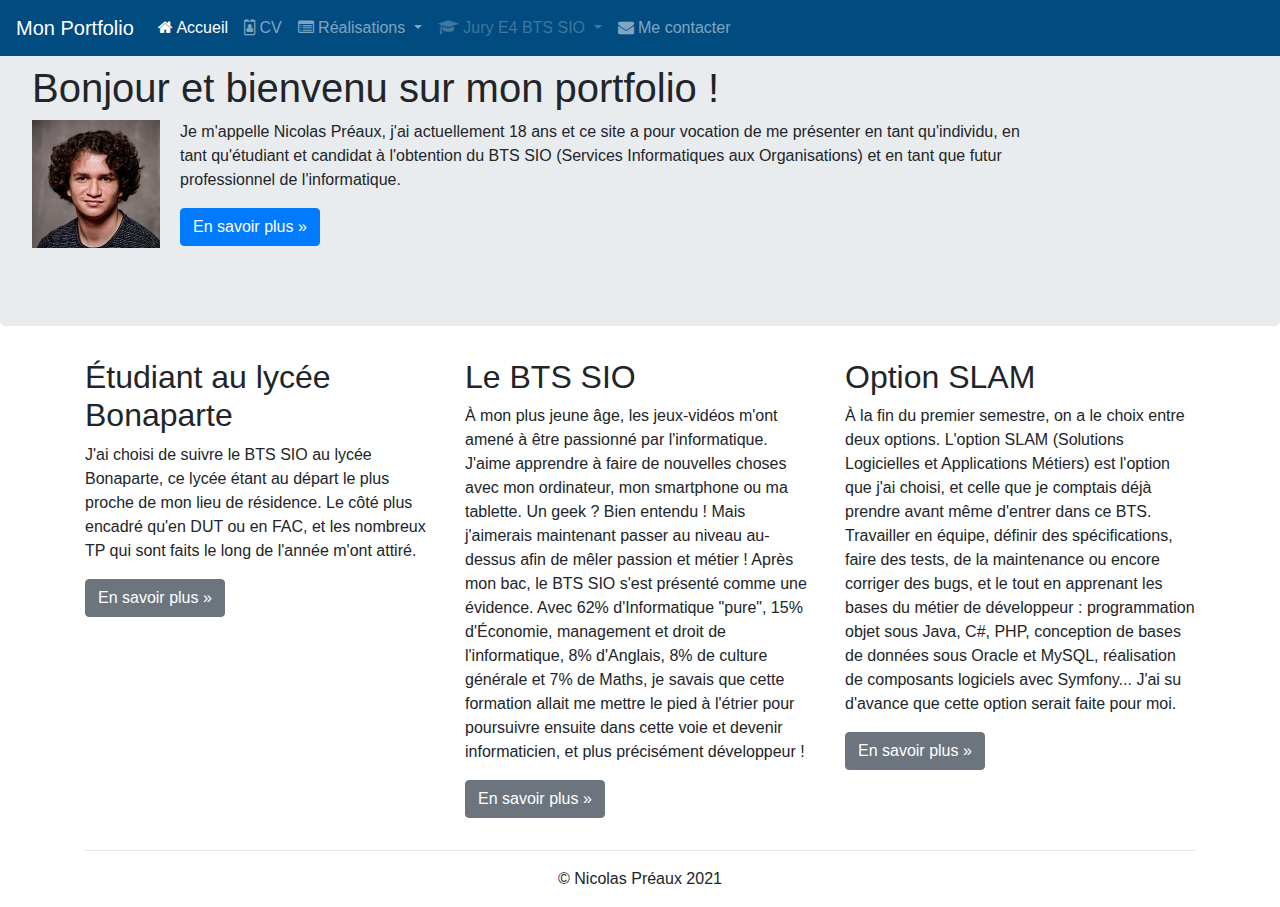
<file: index.html>
<!doctype html>
<html lang="fr">
    <head>
        <!-- Required meta tags -->
        <meta charset="utf-8">
        <meta name="viewport" content="width=device-width, initial-scale=1, shrink-to-fit=no">
        <meta name="description" content="Portfolio de Nicolas Préaux - BTS SIO SLAM">
        <meta name="author" content="Nicolas Préaux">

        <!-- Bootstrap CSS -->
        <link rel="stylesheet" href="https://stackpath.bootstrapcdn.com/bootstrap/4.3.1/css/bootstrap.min.css" integrity="sha384-ggOyR0iXCbMQv3Xipma34MD+dH/1fQ784/j6cY/iJTQUOhcWr7x9JvoRxT2MZw1T" crossorigin="anonymous">
        <link rel="stylesheet" href="https://maxcdn.bootstrapcdn.com/font-awesome/4.7.0/css/font-awesome.min.css">

        <!-- CSS personnels -->
        <link rel="stylesheet" href="css/commonstyle.css">
        <link rel="stylesheet" href="css/style-index.css">
        <link rel="icon" href="favicon.ico">
        <title>Portfolio de Nicolas Préaux (BTS SIO 2022)</title>
    </head>
    <body>
        <nav class="navbar navbar-dark fixed-top navbar-expand-md"> 
            <button type="button" class="navbar-toggler" data-toggle="collapse"
                    data-target="#navbar" aria-controls="navbar">
                <span class="sr-only">Navigation raccourcie</span>☰
            </button>
            <a class="navbar-brand" href="index.html">Mon Portfolio</a>
            <div id="navbar" class="navbar-collapse collapse">
                <ul class="nav navbar-nav"> 
                    <li class="active nav-item">
                        <a href="index.html" class="nav-link">
                            <span class="fa fa-home"></span> Accueil
                        </a>
                    </li>
                    <li class="nav-item">
                        <a href="pages/cv.html" class="nav-link">
                            <span class="fa fa-id-badge"></span> CV
                        </a>
                    </li>
                    <li class="dropdown nav-item">
                        <a href="#" class="dropdown-toggle nav-link"
                           data-toggle="dropdown" role="button">
                            <span class="fa fa-list-alt"></span> Réalisations <span class="caret"></span>
                        </a>
                        <ul class="dropdown-menu" role="menu">
                            <li role="presentation" class="dropdown-header dropdown-item">
                                En autonomie</li>
                            <li role="presentation" class="dropdown-item">
                                <a role="menuitem" href="pages/appliandroid.html">Application Android</a>
                            </li>
                            <li role="presentation" class="dropdown-item">
                                <a role="menuitem" href="#">Site web</a>
                            </li>
                            <li role="presentation" class="dropdown-item">
                                <a role="menuitem" href="#">Études et analyses</a>
                            </li>
                            <li role="presentation" class="dropdown-divider"></li>
                            <li role="presentation" class="dropdown-header dropdown-item">
                                En entreprise</li>
                            <li role="presentation" class="dropdown-item">
                                <a role="menuitem" href="#">Projet de 1ère année</a>
                            </li>
                            <li role="presentation" class="dropdown-item">
                                <a role="menuitem" href="#">Projet de 2ème année</a>
                            </li>
                        </ul>
                    </li> 
                    <li class="dropdown nav-item">
                        <a href="#" class="dropdown-toggle nav-link disabled"
                           data-toggle="dropdown" role="button">
                            <span class="fa fa-graduation-cap"></span>
                            Jury E4 BTS SIO
                            <span class="caret"></span>
                        </a>
                        <ul class="dropdown-menu" role="menu">
                            <li class="dropdown-header dropdown-item" role="presentation">
                                Documentations contexte</li>
                            <li role="presentation" class="dropdown-item">
                                <a role="menuitem" href="#">Présentation</a></li>
                            <li role="presentation" class="dropdown-item">
                                <a role="menuitem" href="#">Application</a></li>
                            <li role="presentation" class="dropdown-item">
                                <a role="menuitem" href="#">Missions à réaliser</a></li>
                            <li role="presentation" class="dropdown-item">
                                <a role="menuitem" href="#">Annexes</a></li>
                            <li role="presentation" class="dropdown-divider"></li>
                            <li role="presentation" class="dropdown-header dropdown-item">
                                Fiches d'examen</li>
                            <li role="presentation" class="dropdown-item">
                                <a role="menuitem" href="#">Situation professionnelle n°1</a></li>
                            <li role="presentation" class="dropdown-item">
                                <a role="menuitem" href="#">Situation professionnelle n°2</a></li>
                            <li role="presentation" class="dropdown-divider"></li>
                            <li role="presentation" class="dropdown-header dropdown-item">
                                Démonstrations</li>
                            <li role="presentation" class="dropdown-item">
                                <a role="menuitem" href="#">Démo SP n°1</a></li>
                            <li role="presentation" class="dropdown-item">
                                <a role="menuitem" href="#">Démo SP n°2</a></li>
                            <li role="presentation" class="dropdown-divider"></li>
                            <li role="presentation" class="dropdown-header dropdown-item">
                                Codes sources</li>
                            <li role="presentation" class="dropdown-item">
                                <a role="menuitem" href="#">Sources SP n°1</a></li>
                            <li role="presentation" class="dropdown-item">
                                <a role="menuitem" href="#">Sources SP n°2</a></li>
                        </ul>
                    </li> 
                    <li class="nav-item">
                        <a href="#" class="nav-link"><span class="fa fa-envelope"></span>
                            Me contacter
                        </a>
                    </li> 
                </ul>
            </div>
        </nav>

        <div class="jumbotron"> <!-- Emplacement pour le contenu principal de la page -->
            <h1> Bonjour et bienvenu sur mon portfolio ! </h1>
            <div id="boite">
                <div>
                    <img src="images/NicolasPreaux.jpg" alt="Photo me représentant">
                </div>
                <div id="boitetexte">
                    <p> Je m'appelle Nicolas Préaux, j'ai actuellement 18 ans et ce site a pour vocation 
                        de me présenter en tant qu'individu, en tant qu'étudiant et candidat à l'obtention 
                        du BTS SIO (Services Informatiques aux Organisations) et en tant que futur 
                        professionnel de l'informatique.
                    </p>
                    <p><a class="btn btn-primary" href="pages/cv.html" target="_blank" role="button"> En savoir plus » </a>
                </div>
            </div>
        </div>

        <footer>
            <div class="container">
                <div class="row">
                    <div class="col-lg-4">
                        <h2> Étudiant au lycée Bonaparte </h2>
                        <p> J'ai choisi de suivre le BTS SIO au lycée Bonaparte, ce lycée étant au départ 
                            le plus proche de mon lieu de résidence. Le côté plus encadré qu'en DUT ou en 
                            FAC, et les nombreux TP qui sont faits le long de l'année m'ont attiré.
                        </p>
                        <p><a class="btn btn-secondary" href="https://bts-sio.lyc-bonaparte.fr/" target="_blank" role="button"> En savoir plus » </a>
                        </p>
                    </div>
                    <div class="col-lg-4">
                        <h2> Le BTS SIO </h2>
                        <p> À mon plus jeune âge, les jeux-vidéos m'ont amené à être passionné par l'informatique. 
                            J'aime apprendre à faire de nouvelles choses avec mon ordinateur, mon smartphone 
                            ou ma tablette. Un geek ? Bien entendu ! Mais j'aimerais maintenant passer au niveau au-dessus
                            afin de mêler passion et métier ! Après mon bac, le BTS SIO s'est présenté 
                            comme une évidence. Avec 62% d'Informatique "pure", 15% d'Économie, management 
                            et droit de l'informatique, 8% d'Anglais, 8% de culture générale et 7% de Maths, 
                            je savais que cette formation allait me mettre le pied à l'étrier pour poursuivre 
                            ensuite dans cette voie et devenir informaticien, et plus précisément développeur !
                        </p>
                        <p><a class="btn btn-secondary" href="https://fr.wikipedia.org/wiki/Brevet_de_technicien_sup%C3%A9rieur_-_Services_informatiques_aux_organisations"
                              target="_blank" role="button"> En savoir plus » </a>
                        </p>
                    </div>
                    <div class="col-lg-4">
                        <h2> Option SLAM </h2>
                        <p> À la fin du premier semestre, on a le choix entre deux options. L'option SLAM 
                            (Solutions Logicielles et Applications Métiers) est l'option que j'ai choisi, 
                            et celle que je comptais déjà prendre avant même d'entrer dans ce BTS. Travailler 
                            en équipe, définir des spécifications, faire des tests, de la maintenance ou encore 
                            corriger des bugs, et le tout en apprenant les bases du métier de développeur : 
                            programmation objet sous Java, C#, PHP, conception de bases de données sous Oracle 
                            et MySQL, réalisation de composants logiciels avec Symfony... J'ai su d'avance que 
                            cette option serait faite pour moi.
                        </p>
                        <p><a class="btn btn-secondary" href="https://www.onisep.fr/Ressources/Univers-Formation/Formations/Post-bac/bts-services-informatiques-aux-organisations-option-b-solutions-logicielles-et-applications-metiers" target="_blank"
                              role="button"> En savoir plus » </a>
                        </p>
                    </div>
                </div>
                <hr>
                <p class="text-center" id="copyright"> © Nicolas Préaux 2021 </p>
            </div>
        </footer>

        <!-- Optional JavaScript -->
        <!-- jQuery first, then Popper.js, then Bootstrap JS -->
        <script src="https://code.jquery.com/jquery-3.3.1.slim.min.js" integrity="sha384-q8i/X+965DzO0rT7abK41JStQIAqVgRVzpbzo5smXKp4YfRvH+8abtTE1Pi6jizo" crossorigin="anonymous"></script>
        <script src="https://cdnjs.cloudflare.com/ajax/libs/popper.js/1.14.7/umd/popper.min.js" integrity="sha384-UO2eT0CpHqdSJQ6hJty5KVphtPhzWj9WO1clHTMGa3JDZwrnQq4sF86dIHNDz0W1" crossorigin="anonymous"></script>
        <script src="https://stackpath.bootstrapcdn.com/bootstrap/4.3.1/js/bootstrap.min.js" integrity="sha384-JjSmVgyd0p3pXB1rRibZUAYoIIy6OrQ6VrjIEaFf/nJGzIxFDsf4x0xIM+B07jRM" crossorigin="anonymous"></script>
    </body>
</html>
</file>
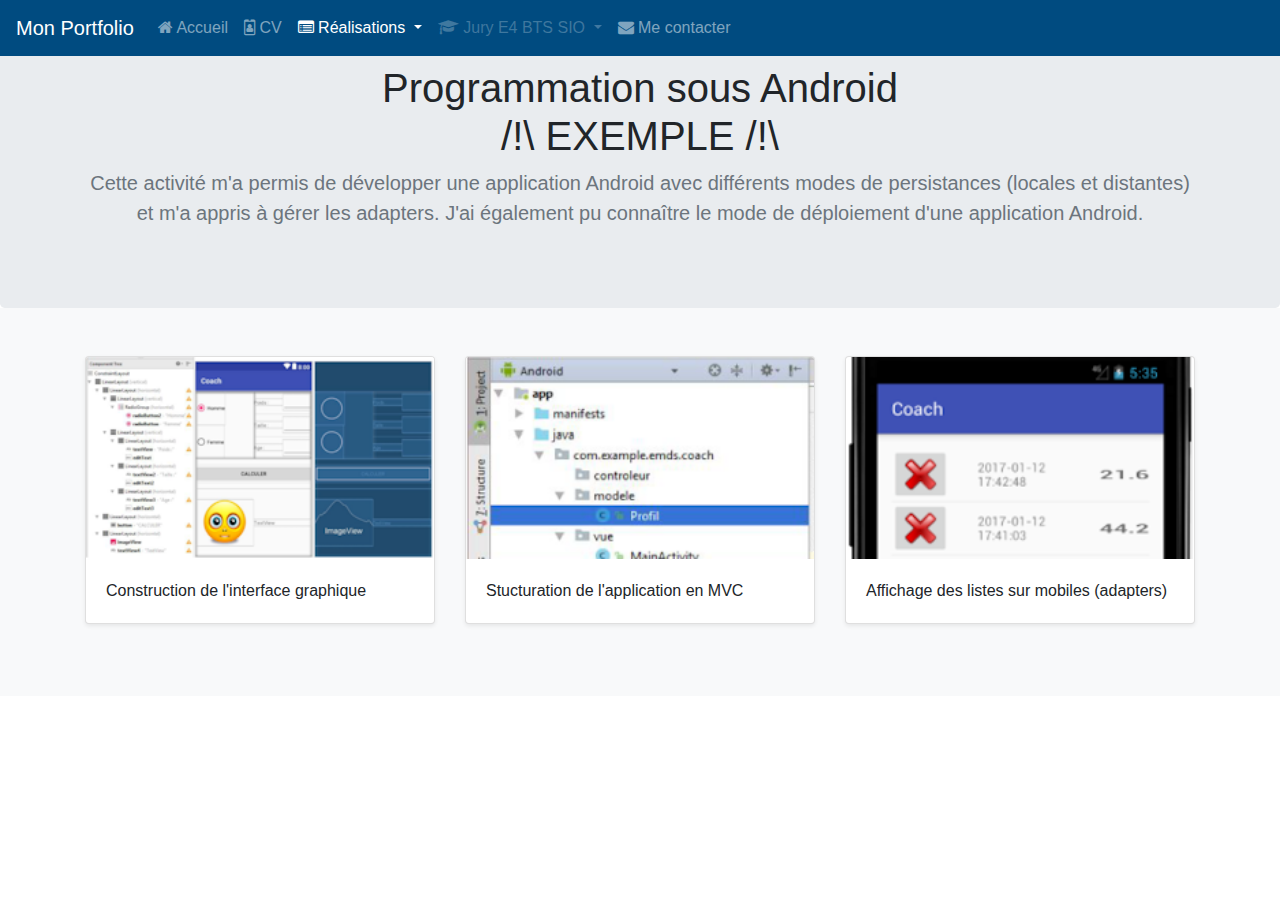
<file: pages/appliandroid.html>
<!DOCTYPE html>
<html lang="fr">
    <head>
        <!-- Required meta tags -->
        <meta charset="utf-8">
        <meta name="viewport" content="width=device-width, initial-scale=1, shrink-to-fit=no">
        <meta name="description" content="Portfolio de Nicolas Préaux - BTS SIO SLAM">
        <meta name="author" content="Nicolas Préaux">

        <!-- Bootstrap CSS -->
        <link rel="stylesheet" href="https://stackpath.bootstrapcdn.com/bootstrap/4.3.1/css/bootstrap.min.css" integrity="sha384-ggOyR0iXCbMQv3Xipma34MD+dH/1fQ784/j6cY/iJTQUOhcWr7x9JvoRxT2MZw1T" crossorigin="anonymous">
        <link rel="stylesheet" href="https://maxcdn.bootstrapcdn.com/font-awesome/4.7.0/css/font-awesome.min.css">

        <!-- CSS personnels -->
        <link rel="stylesheet" href="../css/commonstyle.css">
        <link rel="stylesheet" href="../css/realisations.css">
        <link rel="icon" href="../favicon.ico">
        <title>Portfolio de Nicolas Préaux (BTS SIO 2022)</title>
    </head>
    <body>
        <nav class="navbar navbar-dark fixed-top navbar-expand-md">
            <button type="button" class="navbar-toggler" data-toggle="collapse"
                    data-target="#navbar" aria-controls="navbar">
                <span class="sr-only">Navigation raccourcie</span>☰
            </button>
            <a class="navbar-brand" href="../index.html">Mon Portfolio</a>
            <div id="navbar" class="navbar-collapse collapse">
                <ul class="nav navbar-nav"> 
                    <li class="nav-item">
                        <a href="../index.html" class="nav-link">
                            <span class="fa fa-home"></span> Accueil
                        </a>
                    </li>
                    <li class="nav-item">
                        <a href="cv.html" class="nav-link">
                            <span class="fa fa-id-badge"></span> CV
                        </a>
                    </li>
                    <li class="active dropdown nav-item">
                        <a href="#" class="dropdown-toggle nav-link"
                           data-toggle="dropdown" role="button">
                            <span class="fa fa-list-alt"></span> Réalisations <span class="caret"></span>
                        </a>
                        <ul class="dropdown-menu" role="menu">
                            <li role="presentation" class="dropdown-header dropdown-item">
                                En autonomie</li>
                            <li role="presentation" class="dropdown-item">
                                <a role="menuitem" href="appliandroid.html">Application Android</a>
                            </li>
                            <li role="presentation" class="dropdown-item">
                                <a role="menuitem" href="#">Site web</a>
                            </li>
                            <li role="presentation" class="dropdown-item">
                                <a role="menuitem" href="#">Études et analyses</a>
                            </li>
                            <li role="presentation" class="dropdown-divider"></li>
                            <li role="presentation" class="dropdown-header dropdown-item">
                                En entreprise</li>
                            <li role="presentation" class="dropdown-item">
                                <a role="menuitem" href="#">Projet de 1ère année</a>
                            </li>
                            <li role="presentation" class="dropdown-item">
                                <a role="menuitem" href="#">Projet de 2ème année</a>
                            </li>
                        </ul>
                    </li> 
                    <li class="dropdown nav-item">
                        <a href="#" class="dropdown-toggle nav-link disabled"
                           data-toggle="dropdown" role="button">
                            <span class="fa fa-graduation-cap"></span>
                            Jury E4 BTS SIO
                            <span class="caret"></span>
                        </a>
                        <ul class="dropdown-menu" role="menu">
                            <li class="dropdown-header dropdown-item" role="presentation">
                                Documentations contexte</li>
                            <li role="presentation" class="dropdown-item">
                                <a role="menuitem" href="#">Présentation</a></li>
                            <li role="presentation" class="dropdown-item">
                                <a role="menuitem" href="#">Application</a></li>
                            <li role="presentation" class="dropdown-item">
                                <a role="menuitem" href="#">Missions à réaliser</a></li>
                            <li role="presentation" class="dropdown-item">
                                <a role="menuitem" href="#">Annexes</a></li>
                            <li role="presentation" class="dropdown-divider"></li>
                            <li role="presentation" class="dropdown-header dropdown-item">
                                Fiches d'examen</li>
                            <li role="presentation" class="dropdown-item">
                                <a role="menuitem" href="#">Situation professionnelle n°1</a></li>
                            <li role="presentation" class="dropdown-item">
                                <a role="menuitem" href="#">Situation professionnelle n°2</a></li>
                            <li role="presentation" class="dropdown-divider"></li>
                            <li role="presentation" class="dropdown-header dropdown-item">
                                Démonstrations</li>
                            <li role="presentation" class="dropdown-item">
                                <a role="menuitem" href="#">Démo SP n°1</a></li>
                            <li role="presentation" class="dropdown-item">
                                <a role="menuitem" href="#">Démo SP n°2</a></li>
                            <li role="presentation" class="dropdown-divider"></li>
                            <li role="presentation" class="dropdown-header dropdown-item">
                                Codes sources</li>
                            <li role="presentation" class="dropdown-item">
                                <a role="menuitem" href="#">Sources SP n°1</a></li>
                            <li role="presentation" class="dropdown-item">
                                <a role="menuitem" href="#">Sources SP n°2</a></li>
                        </ul>
                    </li> 
                    <li class="nav-item">
                        <a href="#" class="nav-link"><span class="fa fa-envelope"></span>
                            Me contacter
                        </a>
                    </li> 
                </ul>
            </div>
        </nav>

        <section class="jumbotron text-center">
            <div class="container">
                <h1 class="jumbotron-heading">Programmation sous Android
                <br/> /!\ EXEMPLE /!\
                </h1>
                <p class="lead text-muted">Cette activité m'a permis de développer une
                    application Android avec différents modes de persistances (locales et
                    distantes) et m'a appris à gérer les adapters. J'ai également pu connaître
                    le mode de déploiement d'une application Android.
                </p>
            </div>
        </section>
        <div class="album py-5 bg-light">
            <div class="container">
                <div class="row">
                    <div class="col-md-4">
                        <div class="card mb-4 shadow-sm">
                            <img class="card-img-top" src="../images/ihmcoach.png" alt="IHM Coach">
                            <div class="card-body">
                                <p class="card-text">Construction de l'interface graphique</p>
                            </div>
                        </div>
                    </div>
                    <div class="col-md-4">
                        <div class="card mb-4 shadow-sm">
                            <img class="card-img-top" src="../images/MVC.png"
                                 alt="Structuration MVC">
                            <div class="card-body">
                                <p class="card-text">Stucturation de l'application en MVC</p>
                            </div>
                        </div>
                    </div>
                    <div class="col-md-4">
                        <div class="card mb-4 shadow-sm">
                            <img class="card-img-top" src="../images/adapters.png" alt="Adapters">
                            <div class="card-body">
                                <p class="card-text">Affichage des listes sur mobiles (adapters)</p>
                            </div>
                        </div>
                    </div>
                </div>
            </div>
        </div> 

    </body>
</html>
</file>
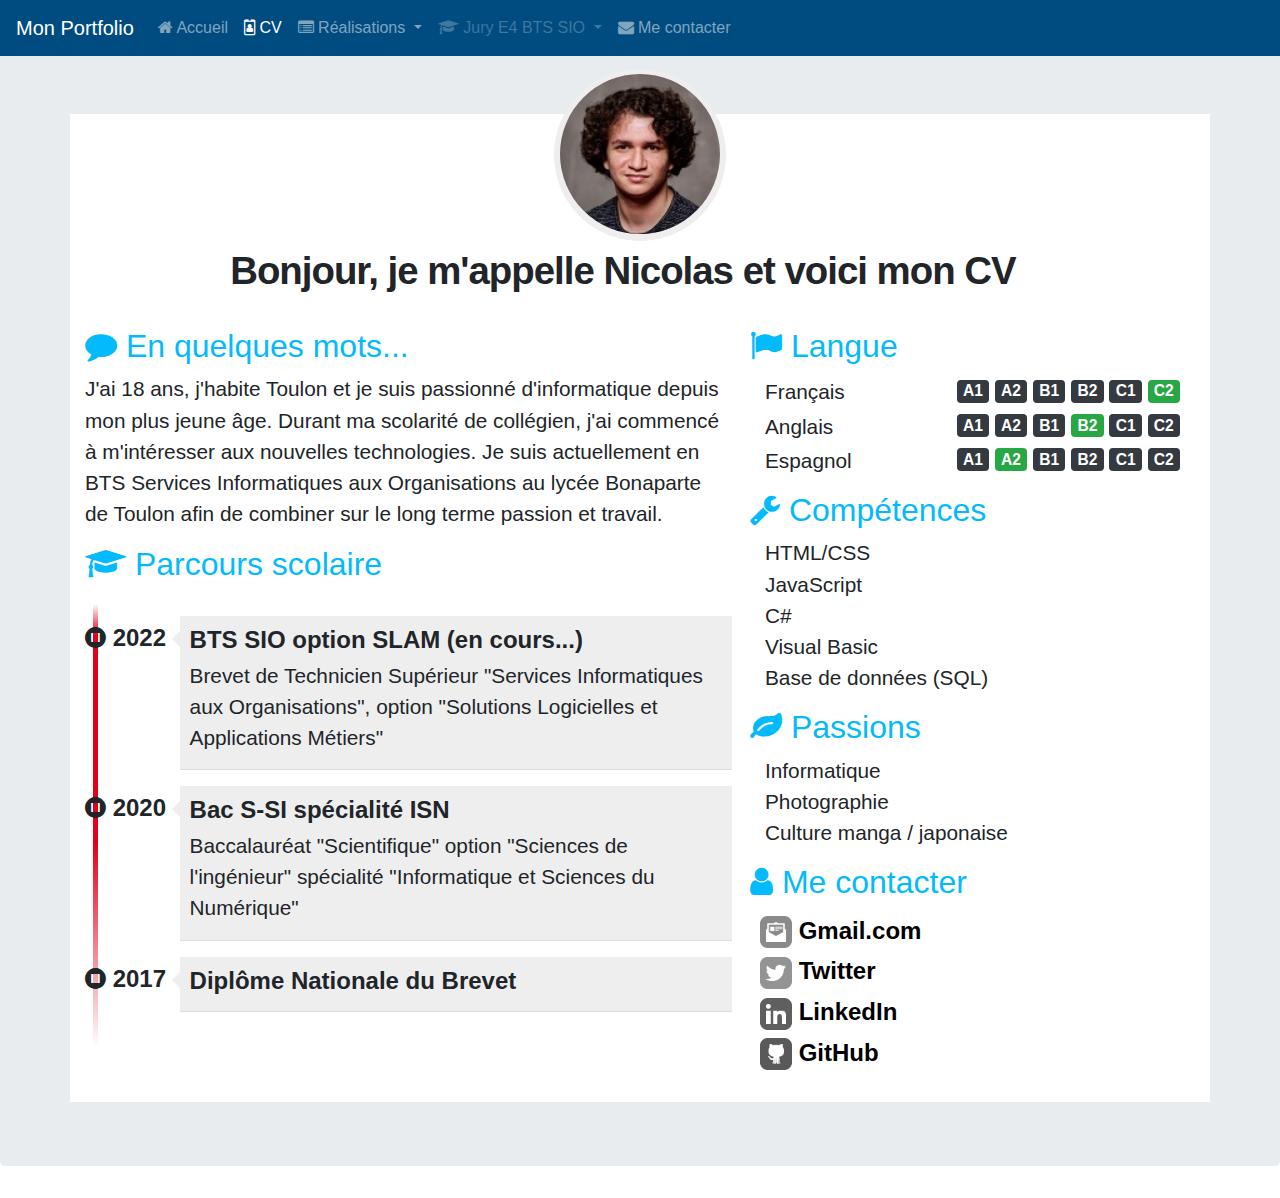
<file: pages/cv.html>
<!DOCTYPE html>
<html lang="fr">
    <head>
        <!-- Required meta tags -->
        <meta charset="utf-8">
        <meta name="viewport" content="width=device-width, initial-scale=1, shrink-to-fit=no">
        <meta name="description" content="Portfolio de Nicolas Préaux - BTS SIO SLAM">
        <meta name="author" content="Nicolas Préaux">

        <!-- Bootstrap CSS -->
        <link rel="stylesheet" href="https://stackpath.bootstrapcdn.com/bootstrap/4.3.1/css/bootstrap.min.css" integrity="sha384-ggOyR0iXCbMQv3Xipma34MD+dH/1fQ784/j6cY/iJTQUOhcWr7x9JvoRxT2MZw1T" crossorigin="anonymous">
        <link rel="stylesheet" href="https://maxcdn.bootstrapcdn.com/font-awesome/4.7.0/css/font-awesome.min.css">

        <!-- CSS personnels -->
        <link rel="stylesheet" href="../css/commonstyle.css">
        <link rel="stylesheet" href="../css/cv.css">
        <link rel="icon" href="../favicon.ico">
        <title>Portfolio de Nicolas Préaux (BTS SIO 2022)</title>
    </head>
    <body>
        <nav class="navbar navbar-dark fixed-top navbar-expand-md">
            <button type="button" class="navbar-toggler" data-toggle="collapse"
                    data-target="#navbar" aria-controls="navbar">
                <span class="sr-only">Navigation raccourcie</span>☰
            </button>
            <a class="navbar-brand" href="../index.html">Mon Portfolio</a>
            <div id="navbar" class="navbar-collapse collapse">
                <ul class="nav navbar-nav"> 
                    <li class="nav-item">
                        <a href="../index.html" class="nav-link">
                            <span class="fa fa-home"></span> Accueil
                        </a>
                    </li>
                    <li class="active nav-item">
                        <a href="cv.html" class="nav-link">
                            <span class="fa fa-id-badge"></span> CV
                        </a>
                    </li>
                    <li class="dropdown nav-item">
                        <a href="#" class="dropdown-toggle nav-link"
                           data-toggle="dropdown" role="button">
                            <span class="fa fa-list-alt"></span> Réalisations <span class="caret"></span>
                        </a>
                        <ul class="dropdown-menu" role="menu">
                            <li role="presentation" class="dropdown-header dropdown-item">
                                En autonomie</li>
                            <li role="presentation" class="dropdown-item">
                                <a role="menuitem" href="appliandroid.html">Application Android</a>
                            </li>
                            <li role="presentation" class="dropdown-item">
                                <a role="menuitem" href="#">Site web</a>
                            </li>
                            <li role="presentation" class="dropdown-item">
                                <a role="menuitem" href="#">Études et analyses</a>
                            </li>
                            <li role="presentation" class="dropdown-divider"></li>
                            <li role="presentation" class="dropdown-header dropdown-item">
                                En entreprise</li>
                            <li role="presentation" class="dropdown-item">
                                <a role="menuitem" href="#">Projet de 1ère année</a>
                            </li>
                            <li role="presentation" class="dropdown-item">
                                <a role="menuitem" href="#">Projet de 2ème année</a>
                            </li>
                        </ul>
                    </li> 
                    <li class="dropdown nav-item">
                        <a href="#" class="dropdown-toggle nav-link disabled"
                           data-toggle="dropdown" role="button">
                            <span class="fa fa-graduation-cap"></span>
                            Jury E4 BTS SIO
                            <span class="caret"></span>
                        </a>
                        <ul class="dropdown-menu" role="menu">
                            <li class="dropdown-header dropdown-item" role="presentation">
                                Documentations contexte</li>
                            <li role="presentation" class="dropdown-item">
                                <a role="menuitem" href="#">Présentation</a></li>
                            <li role="presentation" class="dropdown-item">
                                <a role="menuitem" href="#">Application</a></li>
                            <li role="presentation" class="dropdown-item">
                                <a role="menuitem" href="#">Missions à réaliser</a></li>
                            <li role="presentation" class="dropdown-item">
                                <a role="menuitem" href="#">Annexes</a></li>
                            <li role="presentation" class="dropdown-divider"></li>
                            <li role="presentation" class="dropdown-header dropdown-item">
                                Fiches d'examen</li>
                            <li role="presentation" class="dropdown-item">
                                <a role="menuitem" href="#">Situation professionnelle n°1</a></li>
                            <li role="presentation" class="dropdown-item">
                                <a role="menuitem" href="#">Situation professionnelle n°2</a></li>
                            <li role="presentation" class="dropdown-divider"></li>
                            <li role="presentation" class="dropdown-header dropdown-item">
                                Démonstrations</li>
                            <li role="presentation" class="dropdown-item">
                                <a role="menuitem" href="#">Démo SP n°1</a></li>
                            <li role="presentation" class="dropdown-item">
                                <a role="menuitem" href="#">Démo SP n°2</a></li>
                            <li role="presentation" class="dropdown-divider"></li>
                            <li role="presentation" class="dropdown-header dropdown-item">
                                Codes sources</li>
                            <li role="presentation" class="dropdown-item">
                                <a role="menuitem" href="#">Sources SP n°1</a></li>
                            <li role="presentation" class="dropdown-item">
                                <a role="menuitem" href="#">Sources SP n°2</a></li>
                        </ul>
                    </li> 
                    <li class="nav-item">
                        <a href="#" class="nav-link"><span class="fa fa-envelope"></span>
                            Me contacter
                        </a>
                    </li> 
                </ul>
            </div>
        </nav>

        <div class="jumbotron"> <!-- Emplacement pour le contenu principal de la page -->
            <div class="container">
                <div class="row cadreCV">
                    <div id="cv-entete" class="text-center">
                        <div id="cv-photo">
                            <img src="../images/NicolasPreaux.jpg" alt="Ma photo d'identité">
                        </div>
                        <div id="cv-intro">
                            <h1> Bonjour, je m'appelle Nicolas et voici mon CV </h1>
                        </div>
                    </div>
                </div>
                <div class="row cadreCV">
                    <div class="col-xs-12 col-sm-7">
                        <!-- Partie gauche -->
                        <div class="rubrique clearfix">
                            <h2><span class="fa fa-comment"></span> En quelques mots... </h2>
                            <p>J'ai 18 ans, j'habite Toulon et je suis passionné d'informatique depuis mon plus jeune âge. 
                                Durant ma scolarité de collégien, j'ai commencé à m'intéresser aux nouvelles technologies.
                                Je suis actuellement en BTS Services Informatiques aux Organisations au lycée Bonaparte de 
                                Toulon afin de combiner sur le long terme passion et travail.
                            </p>
                        </div>
                        <div class="rubrique clearfix">
                            <h2><span class="fa fa-graduation-cap"></span> Parcours scolaire </h2>
                            <ul id="parcours" class="clearfix">
                                <li>
                                    <div class="date float-left">
                                        <span class="fa fa-stop-circle"></span> 2022
                                    </div>
                                    <div class="details float-right">
                                        <h3> BTS SIO option SLAM (en cours...) </h3>
                                        <p> Brevet de Technicien Supérieur "Services Informatiques aux
                                            Organisations", option "Solutions Logicielles et Applications
                                            Métiers"
                                        </p>
                                    </div>
                                </li>
                                <li>
                                    <div class="date float-left">
                                        <span class="fa fa-stop-circle"></span> 2020
                                    </div>
                                    <div class="details float-right">
                                        <h3> Bac S-SI spécialité ISN </h3>
                                        <p> Baccalauréat "Scientifique" option "Sciences de l'ingénieur" spécialité "Informatique et
                                            Sciences du Numérique"
                                        </p>
                                    </div>
                                </li>
                                <li>
                                    <div class="date float-left">
                                        <span class="fa fa-stop-circle"></span> 2017
                                    </div>
                                    <div class="details float-right">
                                        <h3> Diplôme Nationale du Brevet </h3>
                                        <p></p>
                                    </div>
                                </li>
                            </ul>
                        </div>
                        <!--                        <div class="rubrique clearfix">
                                                    <h2><span class="fa fa-briefcase"></span> Expériences professionnelles</h2>
                                                    <div class="experience clearfix">
                                                        <div class="col-3">
                                                            <div class="lieu">Dev'in Love</div>
                                                            <div class="date">2020 (7 sem.)</div>
                                                        </div>
                                                        <div class="col-9">
                                                            <div class="profession">Developpement PHP Symfony 4</div>
                                                            <div class="details">Création/mise en œuvre de bundles, création de services,
                                                                création de commandes, respect de l'architecture MVC, création de templates
                                                                avec Twig, gestion de la persistance avec Doctrine.
                                                            </div>
                                                        </div>
                                                    </div>
                                                    <div class="experience clearfix">
                                                        <div class="col-3">
                                                            <div class="lieu">SCA Info</div>
                                                            <div class="date">2019 (6 sem.)</div>
                                                        </div>
                                                        <div class="col-9">
                                                            <div class="profession">Développement JEE</div>
                                                            <div class="details">Création/mise en œuvre d'EJB (Entreprise Java Beans),
                                                                persistance des données avec JPA, mise en oeuvre du framework MVC JSF
                                                                (JavaServer Faces), création de composants graphique avec RichFaces.
                                                            </div>
                                                        </div>
                                                    </div>
                                                    <div class="experience clearfix">
                                                        <div class="col-3">
                                                            <div class="lieu">SCA Info</div>
                                                            <div class="date">2018<br>(à distance)</div>
                                                        </div>
                                                        <div class="col-9">
                                                            <div class="profession">Intégration avec Boostrap</div>
                                                            <div class="details">Création d'un site vitrine pour présenter l'entreprise et
                                                                ses différents projets. Problématique de RWD (Responsive Web Design),
                                                                optimisation des contenus, tests multisupports.
                                                            </div>
                                                        </div>
                                                    </div>
                                                </div>-->
                    </div>
                    <div class="col-xs-12 col-sm-5">
                        <!-- Partie droite -->
                        <div id="langues" class="rubrique clearfix">
                            <h2><span class="fa fa-flag"></span> Langue</h2>
                            <div class="container">
                                <div class="langue">Français</div>
                                <div class="niveau">
                                    <span class="badge badge-dark">A1</span>
                                    <span class="badge badge-dark">A2</span>
                                    <span class="badge badge-dark">B1</span>
                                    <span class="badge badge-dark">B2</span>
                                    <span class="badge badge-dark">C1</span>
                                    <span class="badge badge-success">C2</span>
                                </div>
                            </div>
                            <div class="container">
                                <div class="langue">Anglais</div>
                                <div class="niveau">
                                    <span class="badge badge-dark">A1</span>
                                    <span class="badge badge-dark">A2</span>
                                    <span class="badge badge-dark">B1</span>
                                    <span class="badge badge-success">B2</span>
                                    <span class="badge badge-dark">C1</span>
                                    <span class="badge badge-dark">C2</span>
                                </div>
                            </div>
                            <!--                            <div class="container">
                                                            <div class="langue">Portugais</div>
                                                            <div class="niveau">
                                                                <span class="badge badge-dark">A1</span>
                                                                <span class="badge badge-dark">A2</span>
                                                                <span class="badge badge-dark">B1</span>
                                                                <span class="badge badge-dark">B2</span>
                                                                <span class="badge badge-success">C1</span>
                                                                <span class="badge badge-dark">C2</span>
                                                            </div>
                                                        </div>-->
                            <div class="container">
                                <div class="langue">Espagnol</div>
                                <div class="niveau">
                                    <span class="badge badge-dark">A1</span>
                                    <span class="badge badge-success">A2</span>
                                    <span class="badge badge-dark">B1</span>
                                    <span class="badge badge-dark">B2</span>
                                    <span class="badge badge-dark">C1</span>
                                    <span class="badge badge-dark">C2</span>
                                </div>
                            </div>
                        </div>
                        <div id="competences" class="rubrique clearfix">
                            <h2><span class="fa fa-wrench"></span> Compétences</h2>
                            <div class="container">
                                <div class="libelle">HTML/CSS</div>
                                <div class="classement classement5"></div>
                            </div>
                            <div class="container">
                                <div class="libelle">JavaScript</div>
                                <div class="classement classement4"></div>
                            </div>
                            <div class="container">
                                <div class="libelle">C#</div>
                                <div class="classement classement3"></div>
                            </div>
                            <div class="container">
                                <div class="libelle">Visual Basic</div>
                                <div class="classement classement2"></div>
                            </div>
                            <div class="container">
                                <div class="libelle">Base de données (SQL)</div>
                                <div class="classement classement1"></div>
                            </div>
                        </div>
                        <div id="passions" class="rubrique clearfix">
                            <h2><span class="fa fa-leaf"></span> Passions</h2>
                            <div class="container">
                                <div class="libelle">Informatique</div>
                                <div class="classement classement5"></div>
                            </div>
                            <div class="container">
                                <div class="libelle">Photographie</div>
                                <div class="classement classement4"></div>
                            </div>
                            <div class="container">
                                <div class="libelle">Culture manga / japonaise</div>
                                <div class="classement classement3"></div>
                            </div>
                        </div> 
                        <div class="rubrique clearfix">
                            <h2><span class="fa fa-user"></span> Me contacter</h2>
                            <div class="meContacter">
                                <div class="details float-left">
                                    <a href="mailto:nicolas.preaux83@gmail.com?subject=Contact depuis le CV en ligne"
                                       title="Mail de Nicolas Préaux">
                                        <img class="contact-icon" src="../images/cv/mail-dreamstale47.png"
                                             alt="Icone de mail"> Gmail.com
                                    </a>
                                </div>
                            </div>
                            <div class="meContacter">
                                <div class="details float-left">
                                    <a href="#"
                                       title="Lien vers la page Twitter de @NicolasPréaux">
                                        <img class="contact-icon" src="../images/cv/twitter-dreamstale71.png"
                                             alt="Icone de Twitter"> Twitter
                                    </a>
                                </div>
                            </div>
                            <div class="meContacter">
                                <div class="details float-left">
                                    <a href="http://fr.linkedin.com/in/nicolas-pr%C3%A9aux-9b6940203/"
                                       title="Lien vers le profil LinkedIn de Nicolas Préaux">
                                        <img class="contact-icon" src="../images/cv/linkedin-dreamstale45.png"
                                             alt="Icone de LinkedIn"> LinkedIn
                                    </a>
                                </div>
                            </div>
                            <div class="meContacter">
                                <div class="details float-left">
                                    <a href="https://github.com/Soraloc"
                                       title="Lien vers le profil GitHub de Nicolas Préaux">
                                        <img class="contact-icon" src="../images/cv/github2-dreamstale35.png"
                                             alt="Icone de GitHub"> GitHub
                                    </a>
                                </div>
                            </div>
                            <!--                            <div class="meContacter">
                                                            <div class="details float-left">
                                                                <a href="skype:ameliapilou?userinfo"
                                                                   title="Lien vers le profil Skype de Nicolas Préaux">
                                                                    <img class="contact-icon" src="../images/cv/skype-dreamstale61.png"
                                                                         alt="Icone de Skype"> Skype
                                                                </a>
                                                            </div>
                                                        </div>
                                                        <div class="meContacter">
                                                            <div class="details float-left">
                                                                <a href="https://instagram.com/AmeliaPilou"
                                                                   title="Lien vers le profil Instagram de Nicolas Préaux">
                                                                    <img class="contact-icon" src="../images/cv/instagram-dreamstale43.png"
                                                                         alt="Icone de Instagram"> Instagram 
                                                                </a>
                                                            </div>
                                                        </div>-->
                        </div> 
                    </div>
                </div>
            </div>

<!--            <footer>
                <div class="container">
                    <div class="row">
                        <div class="col-lg-4">
                            <h2> Étudiant du CNED </h2>
                            <p> J'ai choisi de suivre le BTS SIO à distance par le Centre National
                                d'Enseignement à Distance car je souhaitais pouvoir avancer à mon rythme,
                                choisir moi-même mon emploi du temps, apprendre à être autonome, pouvoir
                                utiliser les outils de collaboration à distance et devenir plus responsable en
                                étant capable de me fixer moi-même des contraintes, des limites et des
                                objectifs à atteindre !
                            </p>
                            <p><a class="btn btn-secondary" href="http://www.cned.fr" target="_blank" role="button"> En savoir plus » </a>
                            </p>
                        </div>
                        <div class="col-lg-4">
                            <h2> Le BTS SIO </h2>
                            <p> Passionné d'informatique depuis mon plus jeune âge, j'aime apprendre à faire
                                de nouvelles choses avec mon ordinateur, mon smartphone ou ma tablette. Un
                                Geek ? Oui assurément ! Mais j'aimerais maintenant passer au niveau au-dessus
                                et devenir un vrai Nerd, dans le bon sens du terme ! Après mon bac, le BTS
                                SIO s'est présenté comme une évidence. Avec 62% d'Informatique "pure", 15%
                                d'Économie, management et droit de l'informatique, 8% d'Anglais, 8% de culture
                                générale et 7% de Maths, je savais que cette formation allait me mettre le
                                pied à l'étrier pour poursuivre ensuite dans cette voie et devenir
                                informaticienne !
                            </p>
                            <p><a class="btn btn-secondary" href="https://fr.wikipedia.org/wiki/Brevet_de_tec
                                  hnicien_supérieur_-_Services_informatiques_aux_organisations"
                                  target="_blank" role="button"> En savoir plus » </a>
                            </p>
                        </div>
                        <div class="col-lg-4">
                            <h2> Option B SLAM </h2>
                            <p> En fin de premier semestre, on doit choisir notre option. "Solutions
                                Logicielles et Applications Métiers" est l'option qui m'a séduit !
                                Travailler en équipe à la satisfaction de besoins d'un client, définir des
                                spécifications, faire des tests, corriger des bugs, faire de la maintenance...
                                tout en apprenant les bases du métier de développeur : modélisation des
                                données avec Merise et UML, programmation objet avec Java, C# et PHP,
                                conception de bases de données sous PostgreSQL et MySQL, réalisation de
                                composants logiciels avec Symfony, gestion de projet, méthodes agiles...
                                J'étais sûr que ça serait fait pour moi !
                            </p>
                            <p><a class="btn btn-secondary" href="http://www.onisep.fr/Ressources/Univers-For
                                  mation/Formations/Post-bac/BTS-Services-informatiques-aux-organisations-opt
                                  ion-B-solutions-logicielles-et-applications-metiers" target="_blank"
                                  role="button"> En savoir plus » </a>
                            </p>
                        </div>
                    </div>
                    <hr>
                    <p class="text-center" id="copyright"> © Nicolas Préaux 2021 </p>
                </div>
            </footer>-->

            <!-- Optional JavaScript -->
            <!-- jQuery first, then Popper.js, then Bootstrap JS -->
            <script src="https://code.jquery.com/jquery-3.3.1.slim.min.js" integrity="sha384-q8i/X+965DzO0rT7abK41JStQIAqVgRVzpbzo5smXKp4YfRvH+8abtTE1Pi6jizo" crossorigin="anonymous"></script>
            <script src="https://cdnjs.cloudflare.com/ajax/libs/popper.js/1.14.7/umd/popper.min.js" integrity="sha384-UO2eT0CpHqdSJQ6hJty5KVphtPhzWj9WO1clHTMGa3JDZwrnQq4sF86dIHNDz0W1" crossorigin="anonymous"></script>
            <script src="https://stackpath.bootstrapcdn.com/bootstrap/4.3.1/js/bootstrap.min.js" integrity="sha384-JjSmVgyd0p3pXB1rRibZUAYoIIy6OrQ6VrjIEaFf/nJGzIxFDsf4x0xIM+B07jRM" crossorigin="anonymous"></script>
    </body>
</html>
</file>
<file: css/commonstyle.css>
nav
{
    background-color: rgb(0,75,128);
}
</file>
<file: css/style-index.css>
#boite
{
    display: flex;
    flex-direction: row;
}

#boitetexte
{
    width: 850px;
    margin-left: 20px;
}
</file>
<file: css/realisations.css>
.bd-placeholder-img
{
    font-size: 1.125rem;
    text-anchor: middle;
    -webkit-user-select: none;
    -moz-user-select: none;
    -ms-user-select: none;
    user-select: none;
}

@media (min-width: 768px)
{
    .bd-placeholder-img-lg
    {
        font-size: 3.5rem;
    }
}

.jumbotron
{
    margin-bottom: 0px;
}
</file>
<file: css/cv.css>
body 
{
    padding-top: 50px;
}

.cadreCV
{
    padding-bottom: 15px;
    background: white;
}

/****************************************
* En-tête du CV
****************************************/
#cv-entete
{
    margin-top: -45px;
    width: 100%;
}

#cv-photo
{
    width: 172px;
    height: 172px;
    border-radius: 50%;
    overflow: hidden;
    padding: 5px;
    background: #eee;
    display: inline-block;
}

#cv-photo img
{
    width: 160px;
    height: 160px;
    border-radius: 50%;
}
#cv-intro h1
{
    width: 97%;
    margin: 0;
    padding: 0;
    font-size: 2.4em;
    font-weight: 700;
    letter-spacing: -1px;
}

#cv-intro h1 span
{
    color: rgb(3,186,252);
}

#cv-intro::after
{
    background: url('images/ligne.png'); /* Dossier "images" est un sous-dossier de "css" (à créer) */
    width: 100%;
    height: 3px;
    margin-top: 15px;
    content: '';
    display: block;
}

/****************************************
* Rubriques
****************************************/
.rubrique
{
    margin-bottom: 15px;
}

.rubrique h2
{
    color: rgb(3,186,252);
}

.rubrique h2::before
{
    margin-right: 5px;
}

.rubrique p
{
    font-size: 1.3em;
    line-height: 1.5em;
}

/******************************************
* Parcours scolaire
******************************************/
#parcours
{
    margin-top: 20px;
    position: relative;
    padding: 1em 0;
    list-style: none;
}

#parcours::before
{
    width: 5px;
    height: 100%;
    position: absolute;
    left: 7.8px;
    top: 0;
    display: block;
    background: linear-gradient(to bottom, #ffffff 0%, #E2001A 7%, #E2001A, #ffffff 100%);
    content:"";
}

#parcours li
{
    width: 100%;
    z-index: 2;
    position: relative;
    float: left;
}

#parcours .date .glyphicon-record::before
{
    background: #FFFFFF;
    color: #555;
}

#parcours .date
{
    width: 75px;
    background-color: rgba(0, 0, 0, 0);
    font-size: 1.5em;
    font-weight: 700;
    display: inline-block;
}

#parcours .details
{
    width: 325px;
    display: inline-block;
    background: #eee;
    position: relative;
    padding: 10px 10px 0 10px;
    border-bottom: 1px solid #ddd;
    margin: -4px -12px 20px 0;
}

#parcours .details::after
{
    content: '';
    position: absolute;
    top: 15px;
    right: 0;
    left: -16px;
    height: 0;
    width: 0;
    border: solid transparent;
    border-right-color: #eee;
    border-width: 8px;
    pointer-events: none;
}

#parcours .details h3
{
    font-size: 1.5em;
    margin: 0;
    padding: 0;
    font-weight: 700;
}

#parcours .details p
{
    font-size: 1.3em;
    margin-top: 5px;
    padding: 0;
}

/* Pour empêcher la déformation du parcours scolaire selon la STA */
@media (min-width: 500px)
{
    #parcours .date 
    {
        width: 20%;
    }
    #parcours .details
    {
        width: 80%;
    }
}

@media (min-width: 768px)
{
    #parcours .date
    {
        width: 25%;
    }
    #parcours .details
    {
        width: 75%;
    }
}

@media (min-width: 992px)
{
    #parcours .date
    {
        width: 17%;
    }
    #parcours .details
    {
        width: 83%;
    }
}

@media (min-width: 1200px)
{
    #parcours .date
    {
        width: 13%;
    }
    #parcours .details
    {
        width: 87%;
    }
}

/******************************************
* Expériences professionnelles
******************************************/
.experience
{
    display:flex;
    margin-bottom: 15px;
}

.experience .lieu
{
    font-size: 1.1em;
    font-weight: bold;
}

.experience .date
{
    font-size: 1em;
    opacity: 0.7; 
}

.experience .profession
{
    font-size: 1.45em;
    font-weight: bold;
    margin-top: -6px;
}

.experience .details
{
    font-size: 1.2em;
    line-height: 1.5em;
}

/******************************************
* Langues
******************************************/
#langues .container
{
    display: flex;
    flex-direction: row;
    justify-content: space-between;
}

#langues .langue, #langues .niveau
{
    font-size: 1.3em;
}

#langues .langue
{
    padding-top: 3px;
}

@media (min-width: 500px)
{
    #langues .container
    {
      flex-direction: column;  
    }
}

@media (min-width: 768px)
{
    #langues .container
    {
        flex-direction: column;
    }
}

@media (min-width: 992px)
{
    #langues .container
    {
        flex-direction: row;
    }
}

/******************************************
* Compétences
******************************************/
#competences .container
{
 display: flex;
 flex-direction: row;
 justify-content: space-between;
}

#competences .container .libelle
{
    font-size: 1.3em;
}

/*#competences .container .classement
{
 background: scroll transparent url(images/Red-Rating-Stars.png) no-repeat;
 width: 160px;
 height: 27px;
}*/

#competences .container .classement0
{
    background-position: 0 -142px;
}

#competences .container .classement1
{
    background-position: 0 -112px;
}

#competences .container .classement2
{
    background-position: 0 -84px;
}

#competences .container .classement3
{
    background-position: 0 -56px;
}

#competences .container .classement4
{
    background-position: 0 -28px;
}

#competences .container .classement5
{
    background-position: 0 0px;
}

/******************************************
* Passions
******************************************/
#passions .container
{
 display: flex;
 flex-direction: row;
 justify-content: space-between;
}

#passions .container .libelle
{
    font-size: 1.3em;
}

#passions .container .classement0
{
    background-position: 0 -142px;
}

#passions .container .classement1
{
    background-position: 0 -112px;
}

#passions .container .classement2
{
    background-position: 0 -84px;
}

#passions .container .classement3
{
    background-position: 0 -56px;
}

#passions .container .classement4
{
    background-position: 0 -28px;
}

#passions .container .classement5
{
    background-position: 0 0px;
}

/******************************************
* Me contacter
******************************************/
.meContacter
{
    clear: both;
}

.meContacter .details
{
    width: 100%;
    margin-left: 10px;
    margin-top: 3px;
    font-size: 1.5em;
    font-weight: 700;
    justify-content: space-between;
}

.contact-icon
{
    filter: grayscale(1);
    -webkit-filter: grayscale(1);
    -moz-filter: grayscale(1);
    -ms-filter: grayscale(1);
    -o-filter: grayscale(1);
    height: 32px;
    width: 32px;
    margin: 2px 0;
}

.meContacter a, .meContacter a:hover
{
    text-decoration: none;
    color: black;
}

.meContacter a:hover>img
{
    filter: grayscale(0);
    -webkit-filter: grayscale(0);
    -moz-filter: grayscale(0);
    -ms-filter: grayscale(0);
    -o-filter: grayscale(0);
}
</file>
